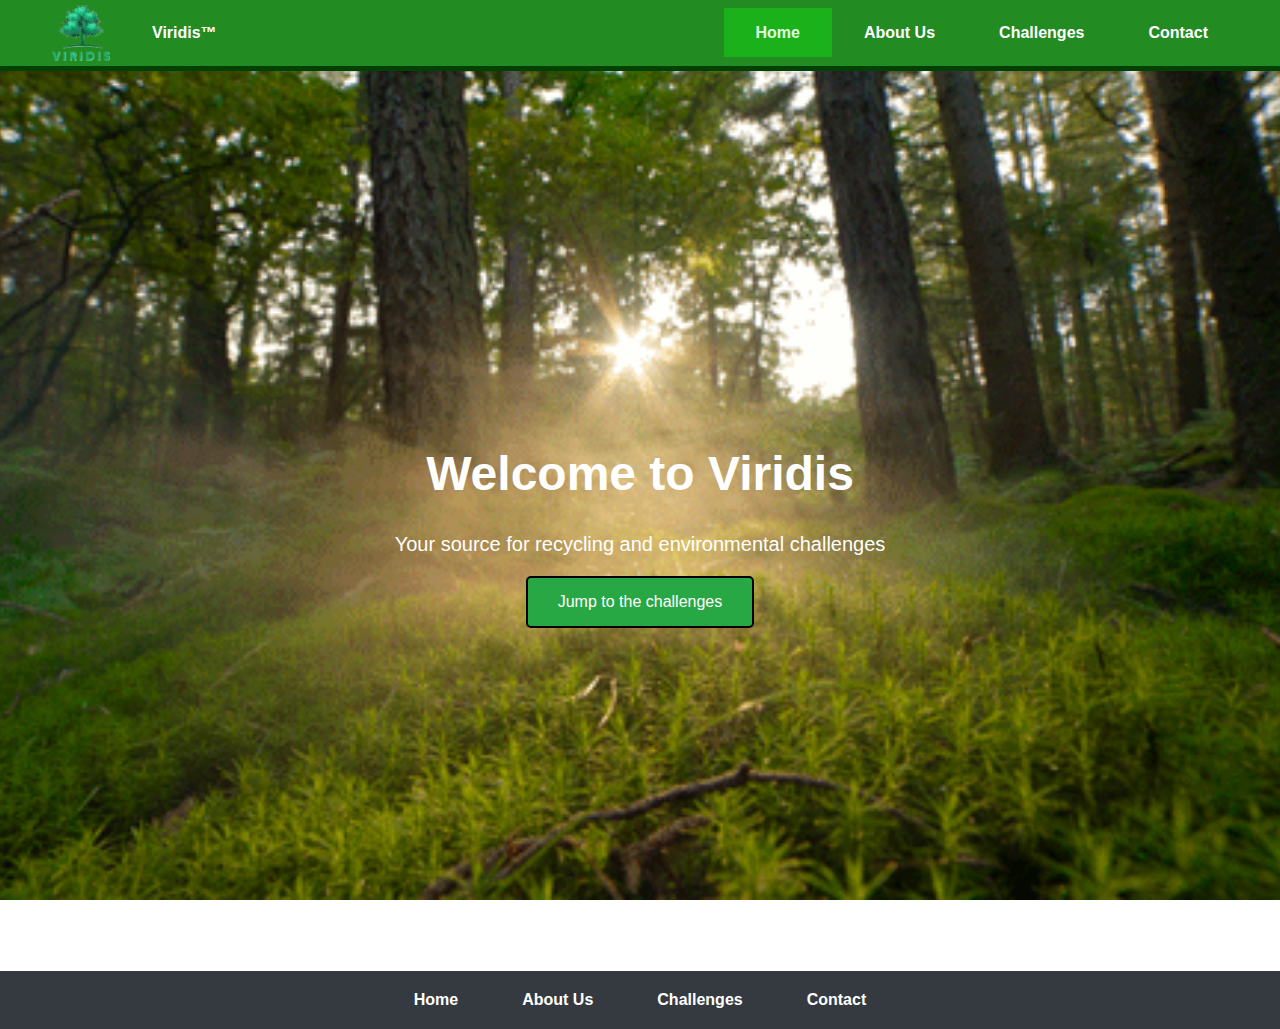
<file: index.html>
<!DOCTYPE html>
<html lang="en">
<head>
    <meta charset="UTF-8">
    <meta name="viewport" content="width=device-width, initial-scale=1">
    <title>Green Challenges</title>
    <link rel="stylesheet" href="./styles/styles.css">
    <link rel="icon" href="./images/logo_viridis.png" type="image/x-icon">
</head>
<body>

    
<header class="header">
    <div class="container">
        <nav class="navbar" id="navbar-nav">
            <div class="company-info">
                <img src="./images/logo_viridis.png" alt="Viridis Logo">
                <span class="company-name">Viridis™</span>
            </div>
            <ul class="nav-list">
                <li class="nav-item active">
                    <a class="nav-link" href="./index.html">Home</a>
                </li>
                <li class="nav-item">
                    <a class="nav-link" href="./pages/About.html">About Us</a>
                </li>
                <li class="nav-item">
                    <a class="nav-link" href="./pages/Challenges.html">Challenges</a>
                </li>
                <li class="nav-item">
                    <a class="nav-link" href="./pages/Contacts.html">Contact</a>
                </li>
            </ul>
        </nav>
    </div>
</header>


    <section id="starting" class="starting">
        <div class="container">
            <h1 class="display-4">Welcome to Viridis</h1>
            <p class="lead">Your source for recycling and environmental challenges</p>
            <a href="./pages/Challenges.html" class="btn btn-success btn-lg">Jump to the challenges</a>
        </div>
    </section>

    <nav class="bottom-navbar">
        <ul class="nav-list">
            <li class="nav-item">
                <a class="nav-link" href="./index.html">Home</a>
            </li>
            <li class="nav-item">
                <a class="nav-link" href="./pages/About.html">About Us</a>
            </li>
            <li class="nav-item">
                <a class="nav-link" href="./pages/Challenges.html">Challenges</a>
            </li>
            <li class="nav-item">
                <a class="nav-link" href="./pages/Contacts.html">Contact</a>
            </li>
        </ul>
    </nav>
</body>
</html>
</file>
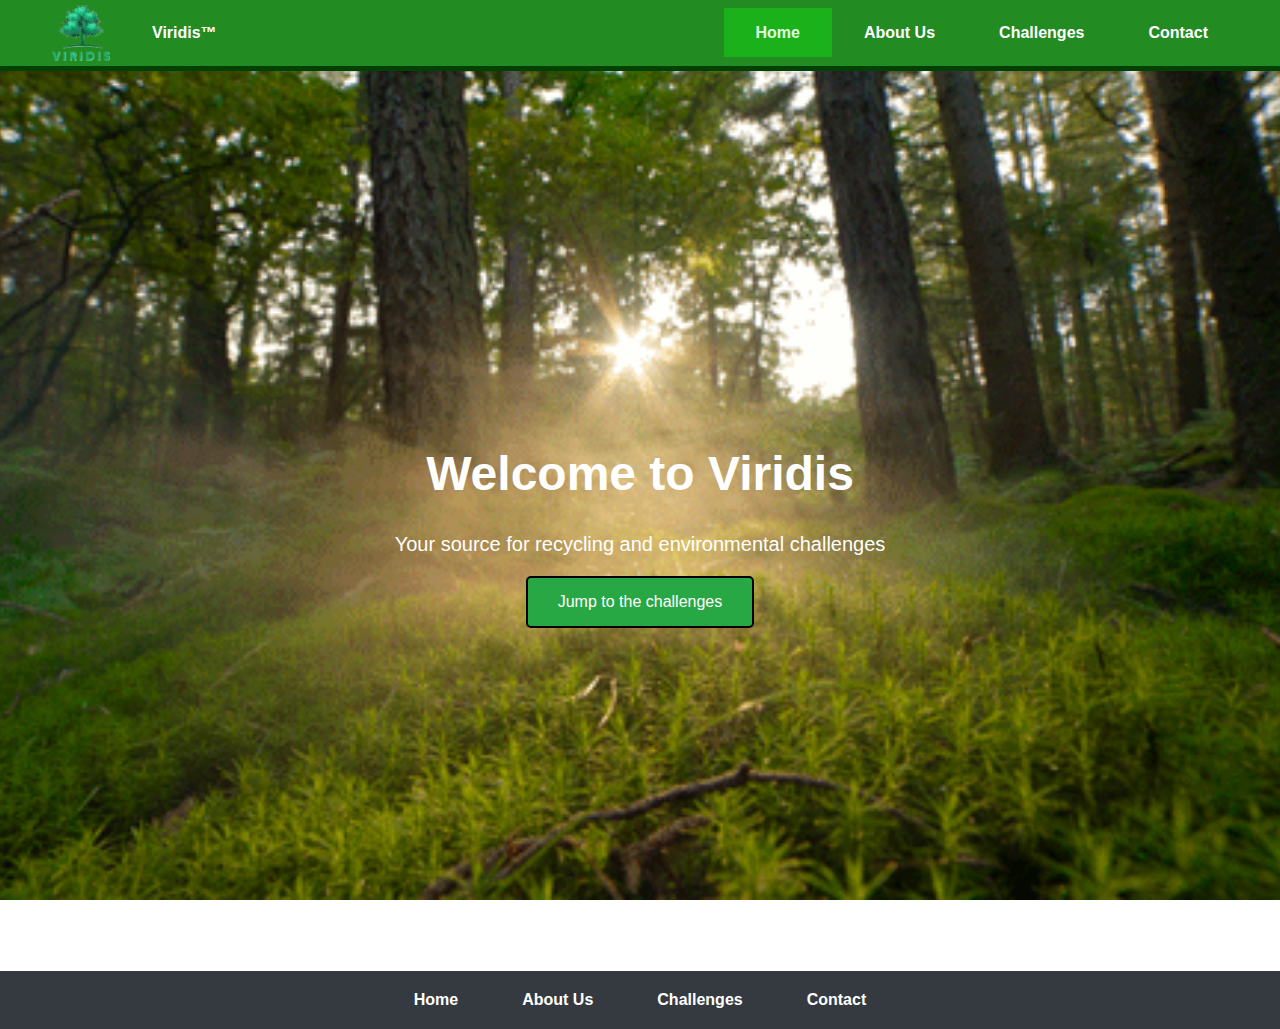
<file: pages/index.html>
<!DOCTYPE html>
<html lang="en">
<head>
    <meta charset="UTF-8">
    <meta name="viewport" content="width=device-width, initial-scale=1">
    <title>Green Challenges</title>
    <link rel="stylesheet" href="../styles/styles.css">
    <link rel="icon" href="../images/logo_viridis.png" type="image/x-icon">
</head>
<body>

    
<header class="header">
    <div class="container">
        <nav class="navbar" id="navbar-nav">
            <div class="company-info">
                <img src="../images/logo_viridis.png" alt="Viridis Logo">
                <span class="company-name">Viridis™</span>
            </div>
            <ul class="nav-list">
                <li class="nav-item active">
                    <a class="nav-link" href="./index.html">Home</a>
                </li>
                <li class="nav-item">
                    <a class="nav-link" href="./About.html">About Us</a>
                </li>
                <li class="nav-item">
                    <a class="nav-link" href="./Challenges.html">Challenges</a>
                </li>
                <li class="nav-item">
                    <a class="nav-link" href="./Contacts.html">Contact</a>
                </li>
            </ul>
        </nav>
    </div>
</header>


    <section id="starting" class="starting">
        <div class="container">
            <h1 class="display-4">Welcome to Viridis</h1>
            <p class="lead">Your source for recycling and environmental challenges</p>
            <a href="./Challenges.html" class="btn btn-success btn-lg">Jump to the challenges</a>
        </div>
    </section>

    <nav class="bottom-navbar">
        <ul class="nav-list">
            <li class="nav-item">
                <a class="nav-link" href="./index.html">Home</a>
            </li>
            <li class="nav-item">
                <a class="nav-link" href="./About.html">About Us</a>
            </li>
            <li class="nav-item">
                <a class="nav-link" href="./Challenges.html">Challenges</a>
            </li>
            <li class="nav-item">
                <a class="nav-link" href="./Contacts.html">Contact</a>
            </li>
        </ul>
    </nav>
</body>
</html>
</file>
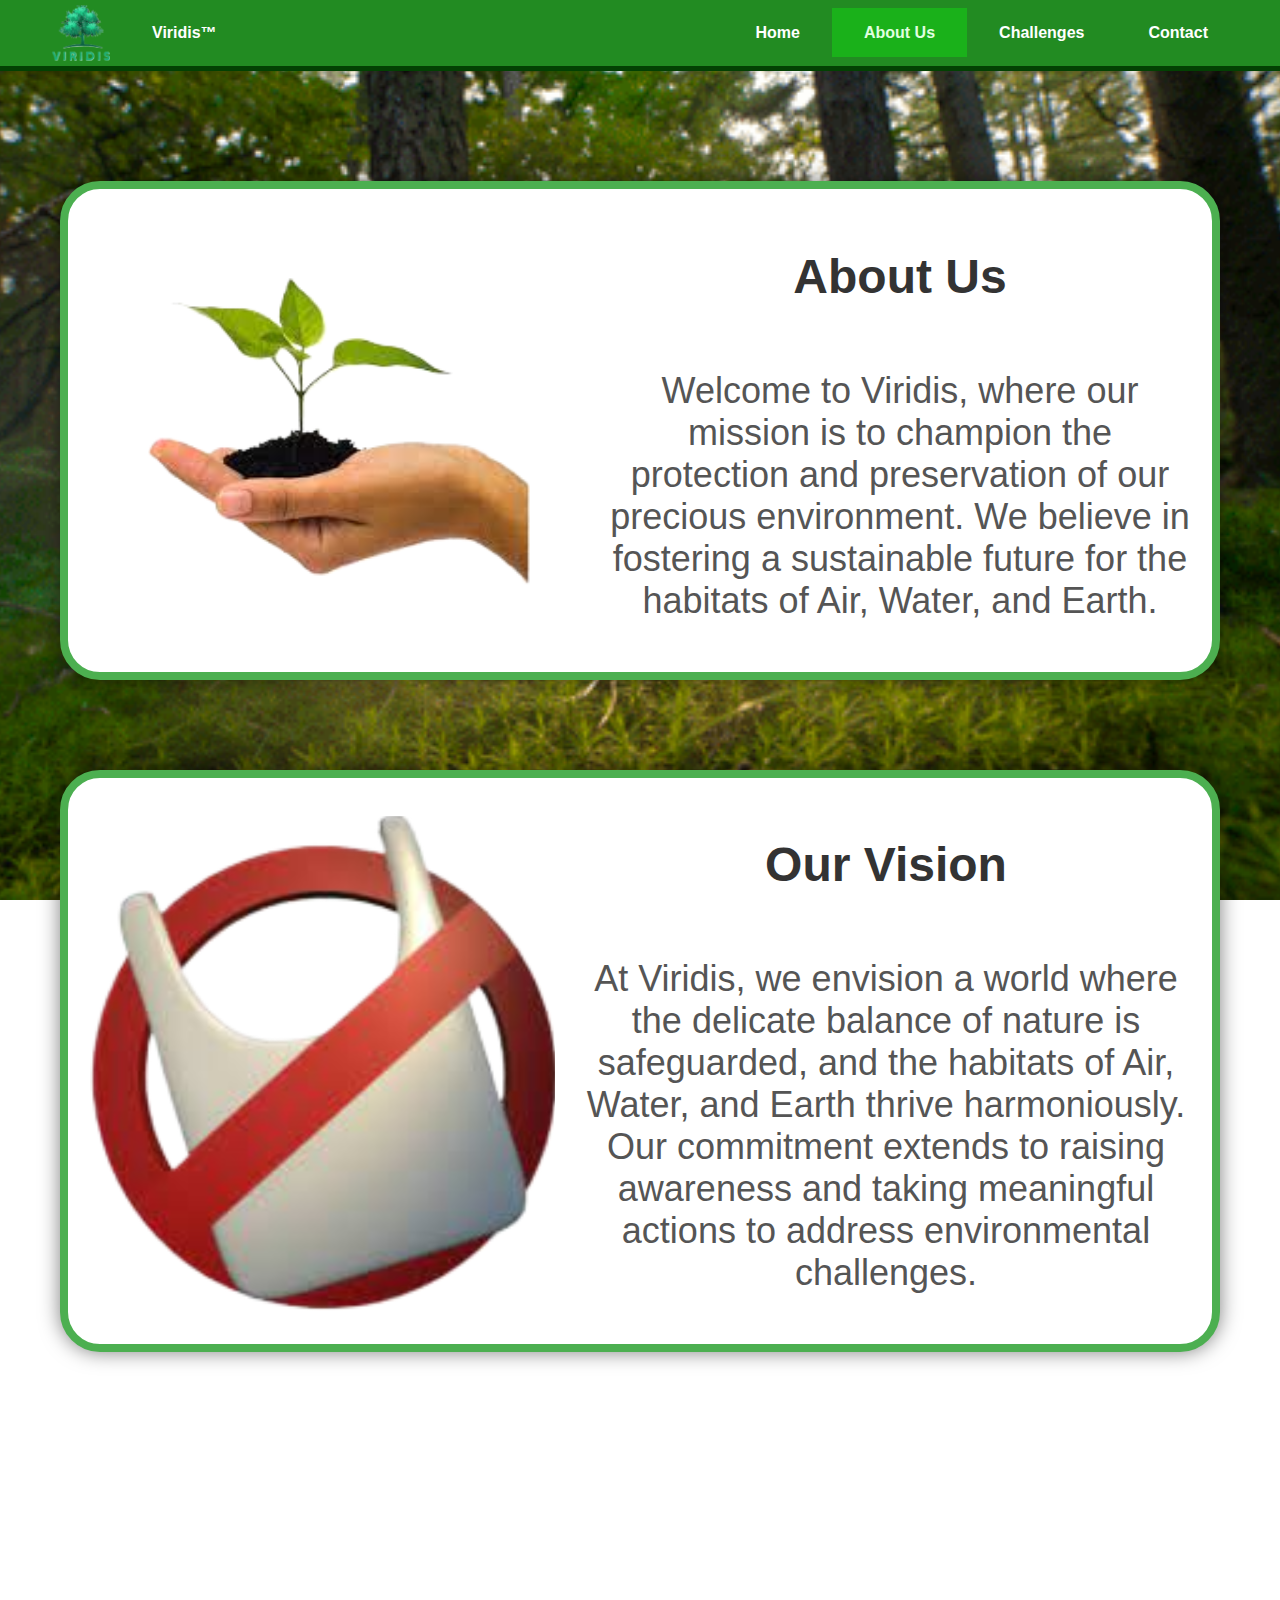
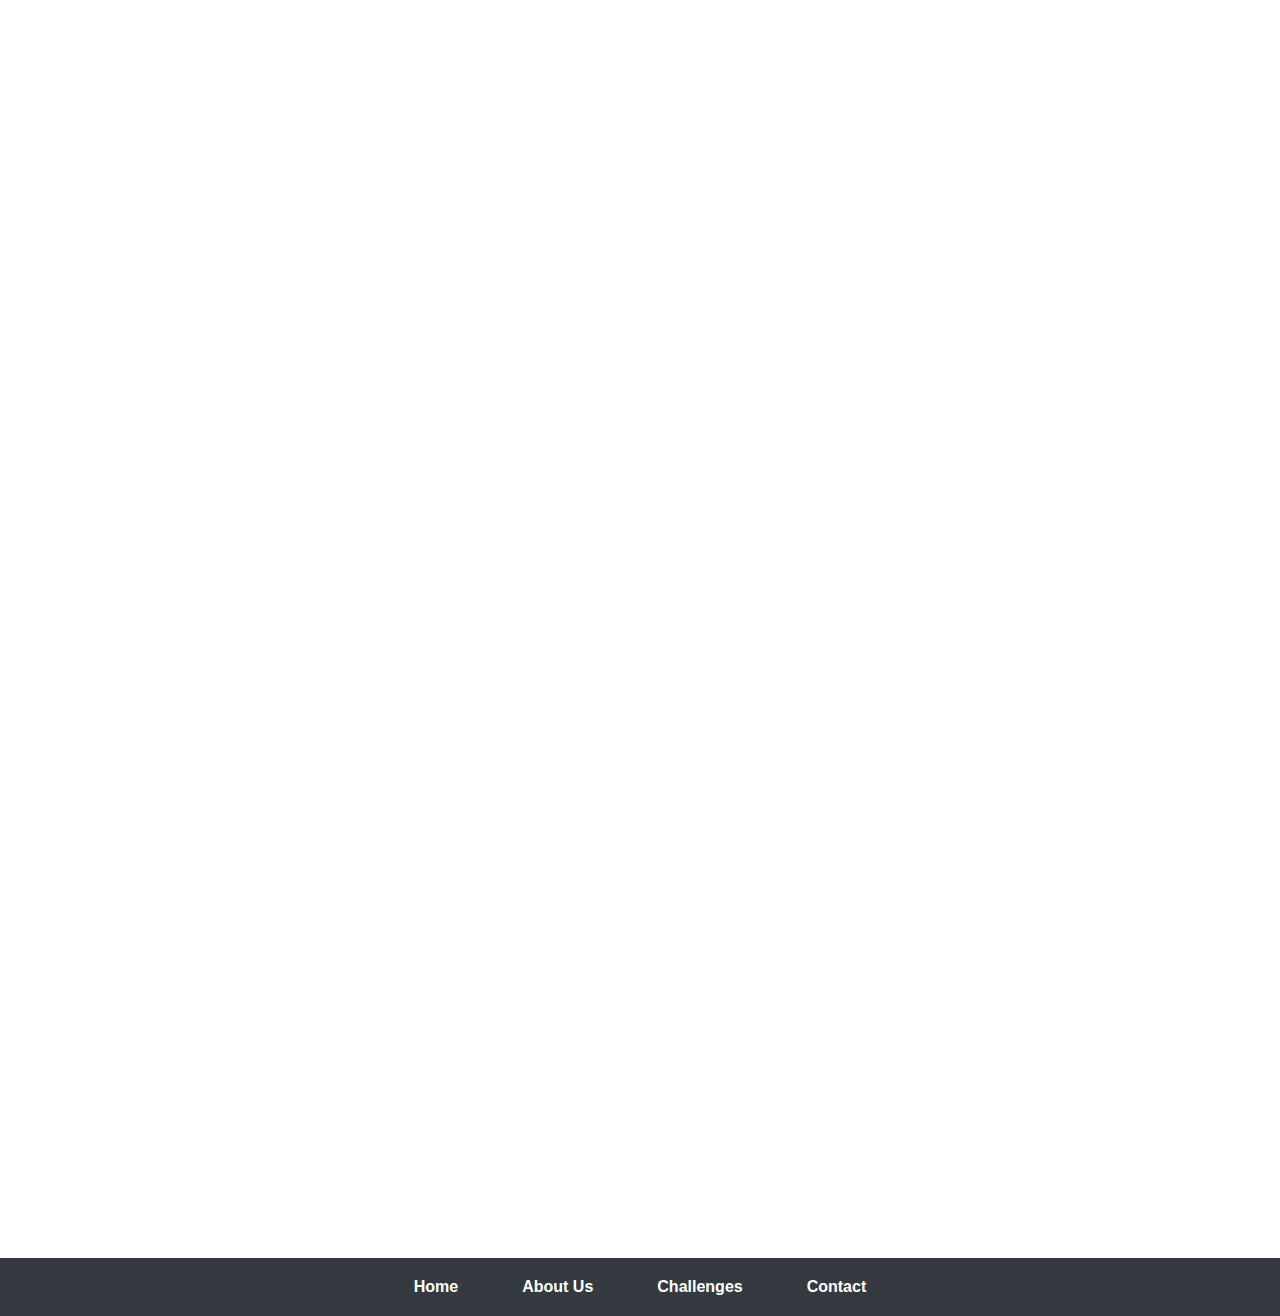
<file: pages/About.html>
<!DOCTYPE html>
<html lang="en">

<head>
    <meta charset="UTF-8">
    <meta name="viewport" content="width=device-width, initial-scale=1.0">
    <title>About Us</title>
    <link rel="stylesheet" href="../styles/styles.css">
    <script src="../scripts/animation.js"></script>
    <link rel="icon" href="../images/logo_viridis.png" type="image/x-icon">
</head>

<body>
    <header class="header">
        <div class="container">
            <nav class="navbar" id="navbar-nav">
                <div class="company-info">
                    <img src="../images/logo_viridis.png" alt="Viridis Logo">
                    <span class="company-name">Viridis™</span>
                </div>
                <ul class="nav-list">
                    <li class="nav-item">
                        <a class="nav-link" href="../index.html">Home</a>
                    </li>
                    <li class="nav-item active">
                        <a class="nav-link" href="./About.html">About Us</a>
                    </li>
                    <li class="nav-item">
                        <a class="nav-link" href="./Challenges.html">Challenges</a>
                    </li>
                    <li class="nav-item">
                        <a class="nav-link" href="./Contacts.html">Contact</a>
                    </li>
                </ul>
            </nav>
        </div>
    </header>

    <section class="about-section">
        <div class="environment-box" id="about-box">
            <img src="../images/about1.png" alt="About Image" class="environment-image">
            <div class="environment-content">
                <h2>About Us</h2>
                <p>Welcome to Viridis, where our mission is to champion the protection and preservation of our precious
                    environment. We believe in fostering a sustainable future for the habitats of Air, Water, and
                    Earth.</p>
            </div>
        </div>

        <div class="environment-box" id="vision-box">
            <img src="../images/about2.png" alt="About Image" class="environment-image">
            <div class="environment-content">
                <h2>Our Vision</h2>
                <p>At Viridis, we envision a world where the delicate balance of nature is safeguarded, and the habitats
                    of Air, Water, and Earth thrive harmoniously. Our commitment extends to raising awareness and
                    taking meaningful actions to address environmental challenges.</p>
            </div>
        </div>

        <div class="environment-box" id="why-matters-box">
            <img src="../images/about3.png" alt="About Image" class="environment-image">
            <div class="environment-content">
                <h2>Why It Matters</h2>
                <p>The health of our planet directly impacts the well-being of every living creature. Air pollution,
                    water scarcity, deforestation, and soil degradation pose significant threats to the ecosystems we
                    depend on. By understanding and addressing these challenges, we contribute to a sustainable and
                    resilient future for generations to come.</p>
            </div>
        </div>

        <div class="environment-box" id="join-us-box">
            <img src="../images/about4.png" alt="Join Us Image" class="environment-image">
            <div class="environment-content">
                <h2>Join Us in the Journey</h2>
                <p>We invite you to join us on this journey towards a greener and healthier planet. Explore our
                    challenges section to test your knowledge, learn more about the environmental issues we face, and
                    discover how you can make a positive impact in your own community.</p>
                <a href="./Challenges.html" class="knowledge-test-button">Jump to Challenges</a>
            </div>
        </div>
    </section>
    <br><br><br>

    <nav class="bottom-navbar">
        <ul class="nav-list">
            <li class="nav-item">
                <a class="nav-link" href="../index.html">Home</a>
            </li>
            <li class="nav-item">
                <a class="nav-link" href="./About.html">About Us</a>
            </li>
            <li class="nav-item">
                <a class="nav-link" href="./Challenges.html">Challenges</a>
            </li>
            <li class="nav-item">
                <a class="nav-link" href="./Contacts.html">Contact</a>
            </li>
        </ul>
    </nav>
</body>

</html>
</file>
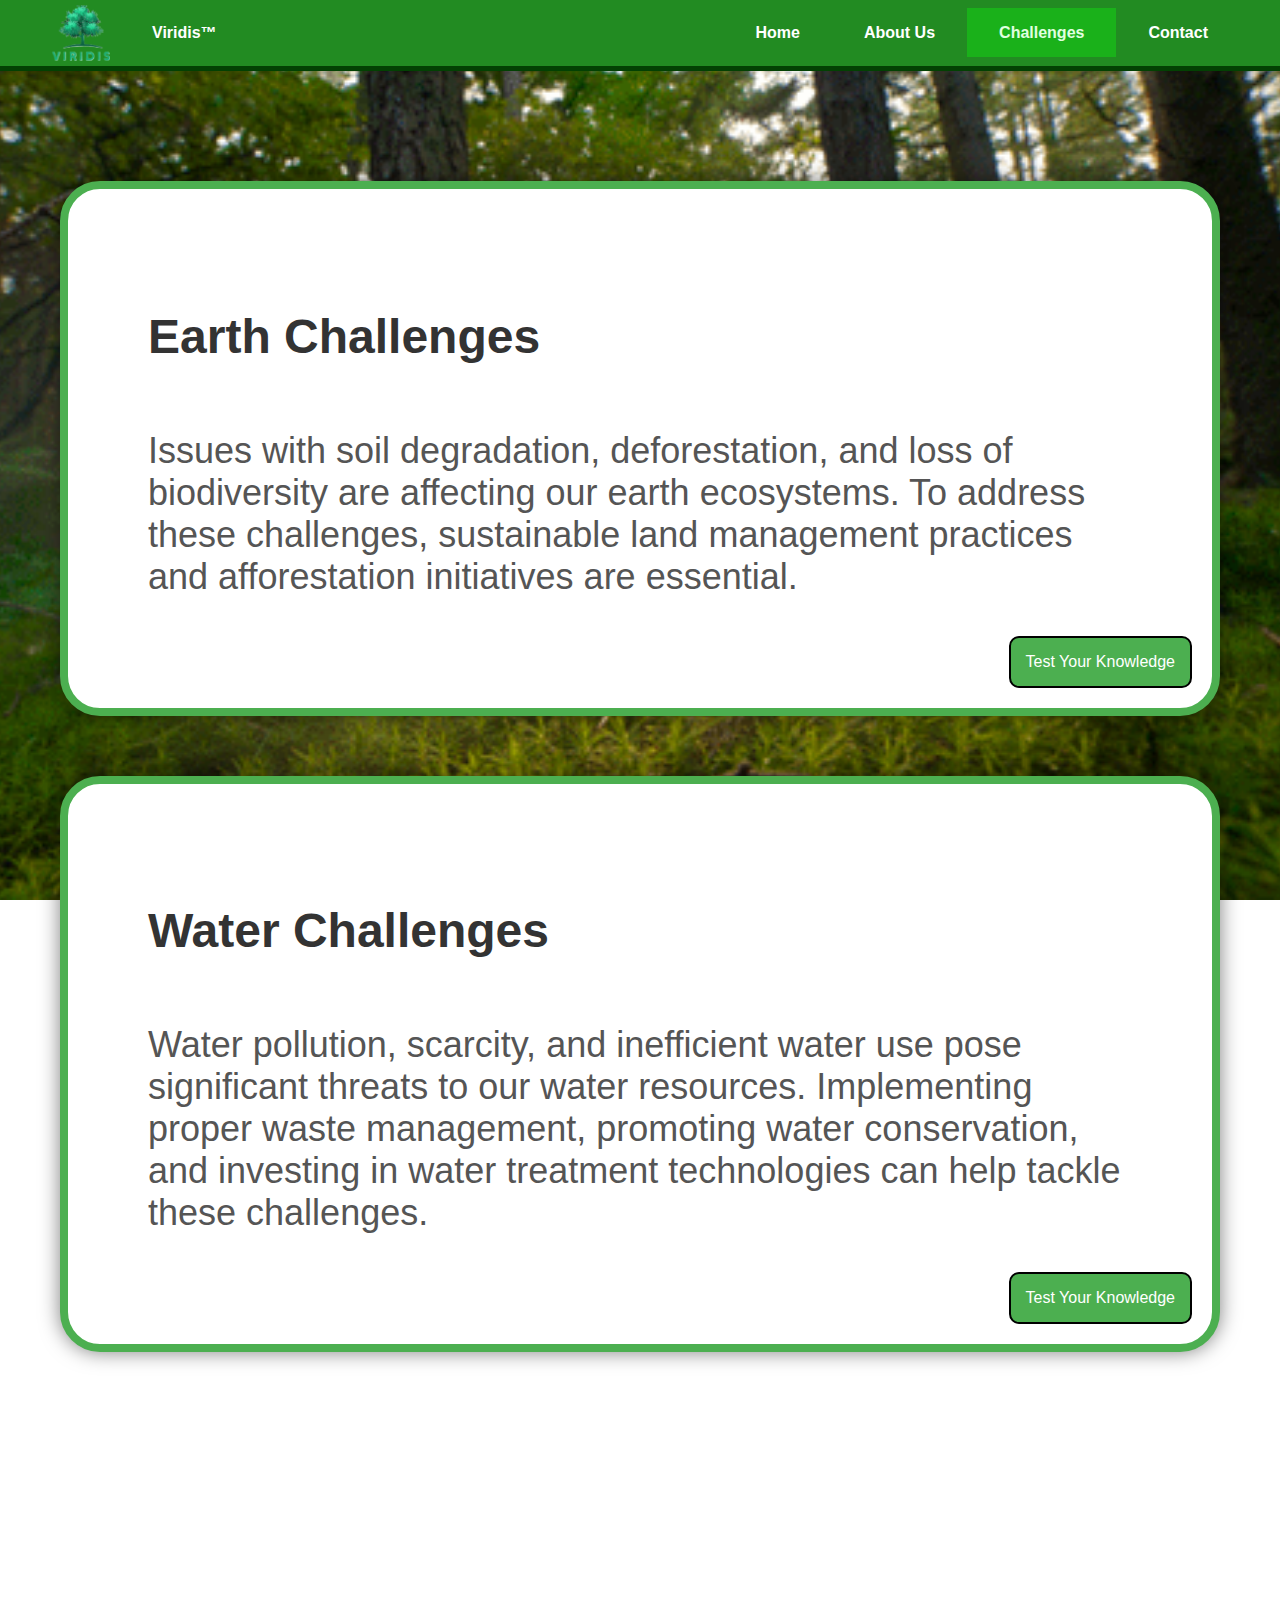
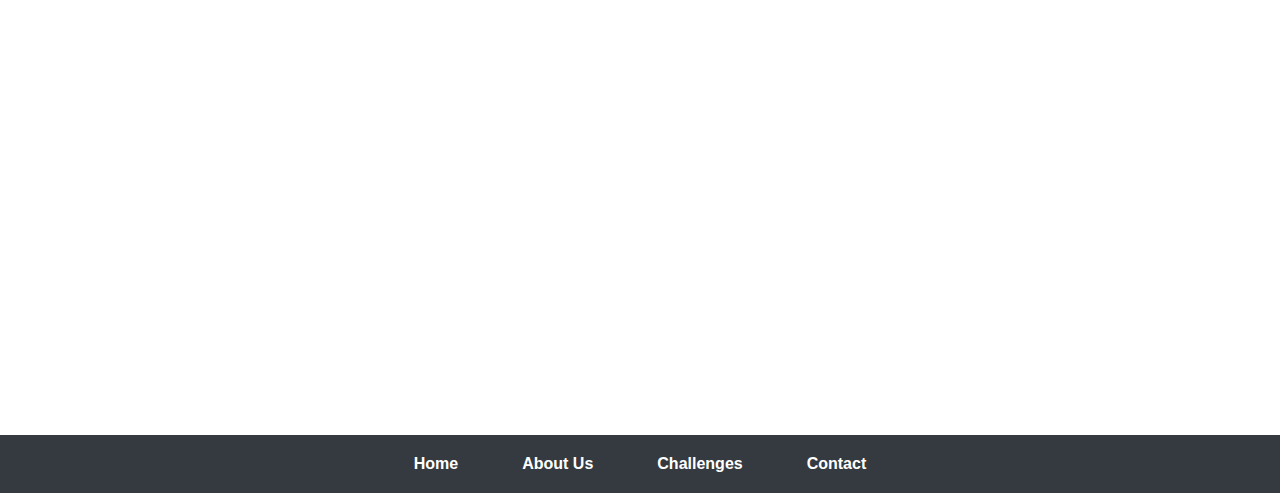
<file: pages/Challenges.html>
<!DOCTYPE html>
<html lang="en">
<head>
    <meta charset="UTF-8">
    <meta name="viewport" content="width=device-width, initial-scale=1.0">
    <title>Challenges</title>
    <link rel="stylesheet" href="../styles/styles.css">
    <link rel="icon" href="../images/logo_viridis.png" type="image/x-icon">
</head>
<body>
    <header class="header">
        <div class="container">
            <nav class="navbar" id="navbar-nav">
                <div class="company-info">
                    <img src="../images/logo_viridis.png" alt="Viridis Logo">
                    <span class="company-name">Viridis™</span>
                </div>
                <ul class="nav-list">
                    <li class="nav-item">
                        <a class="nav-link" href="../index.html">Home</a>
                    </li>
                    <li class="nav-item">
                        <a class="nav-link" href="./About.html">About Us</a>
                    </li>
                    <li class="nav-item active">
                        <a class="nav-link" href="./Challenges.html">Challenges</a>
                    </li>
                    <li class="nav-item">
                        <a class="nav-link" href="./Contacts.html">Contact</a>
                    </li>
                </ul>
            </nav>
        </div>
    </header>

    <div class="environment-box" id="earth-box">
        <h2>Earth Challenges</h2>
        <p>Issues with soil degradation, deforestation, and loss of biodiversity are affecting our earth ecosystems. To address these challenges, sustainable land management practices and afforestation initiatives are essential.</p>
        <a href="./challenges/Earth.html" class="knowledge-test-button">Test Your Knowledge</a>
    </div>

    <div class="environment-box" id="water-box">
        <h2>Water Challenges</h2>
        <p>Water pollution, scarcity, and inefficient water use pose significant threats to our water resources. Implementing proper waste management, promoting water conservation, and investing in water treatment technologies can help tackle these challenges.</p>
        <a href="./challenges/Water.html" class="knowledge-test-button">Test Your Knowledge</a>
    </div>
    <div class="environment-box" id="air-box">
        <h2>Air Challenges</h2>
        <p>Air pollution, caused by industrial emissions and vehicle exhaust, is a major concern for our atmosphere. Transitioning to clean energy sources, improving public transportation, and enforcing emission standards are vital for combating air pollution.</p>
        <a href="./challenges/Air.html" class="knowledge-test-button">Test Your Knowledge</a>
    </div>
    <br><br>
    <nav class="bottom-navbar">
        <ul class="nav-list">
            <li class="nav-item">
                <a class="nav-link" href="../index.html">Home</a>
            </li>
            <li class="nav-item">
                <a class="nav-link" href="./About.html">About Us</a>
            </li>
            <li class="nav-item">
                <a class="nav-link" href="./Challenges.html">Challenges</a>
            </li>
            <li class="nav-item">
                <a class="nav-link" href="./Contacts.html">Contact</a>
            </li>
        </ul>
    </nav>

    <script src="../scripts/animation.js"></script>
</body>
</html>
</file>
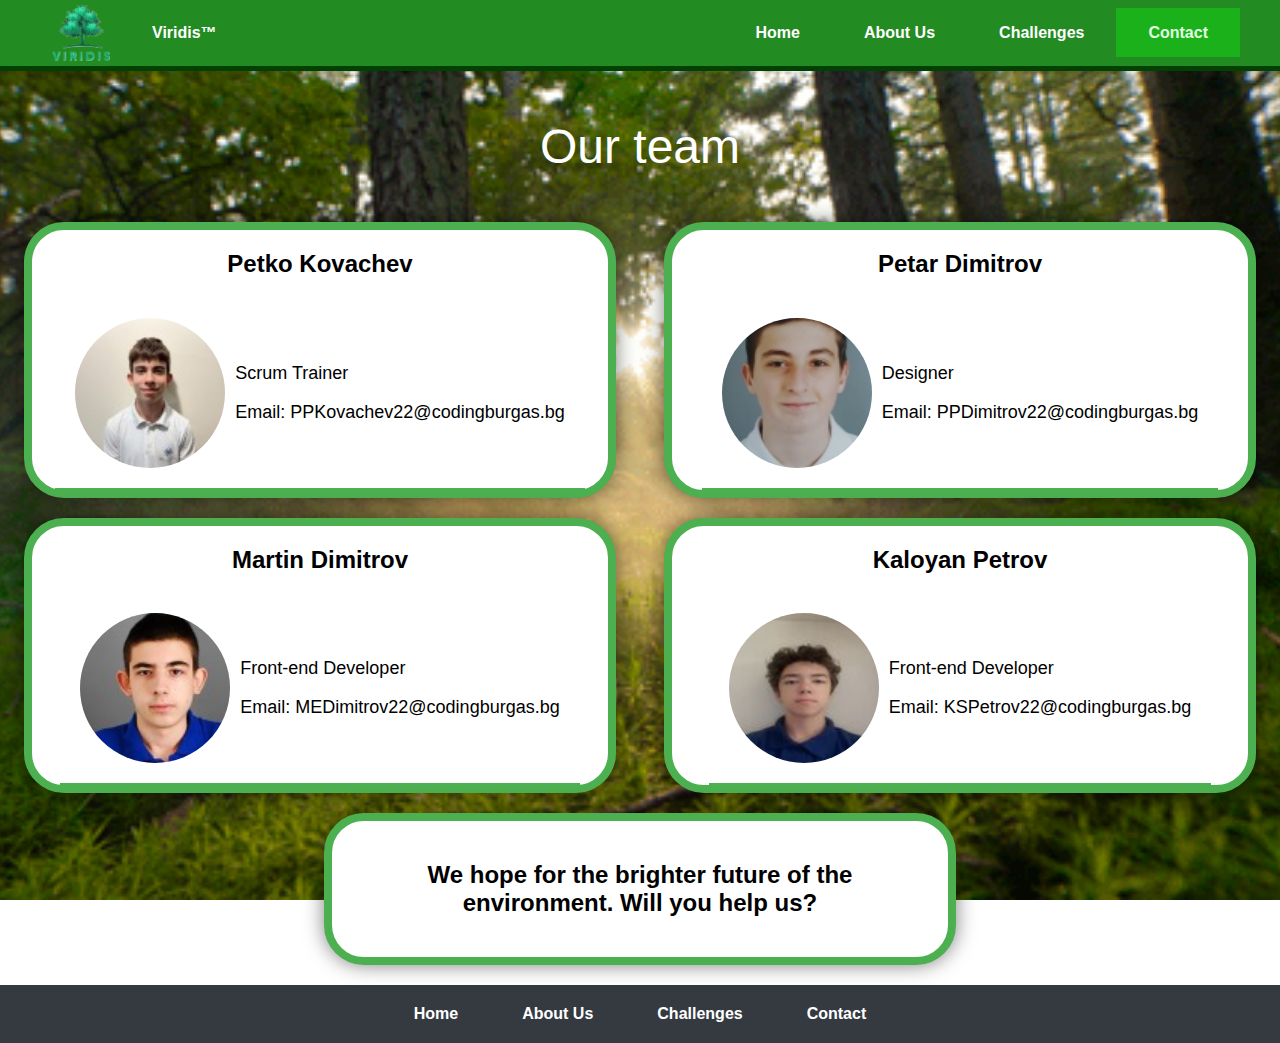
<file: pages/Contacts.html>
<!DOCTYPE html>
<html lang="en">
 
<head>
    <meta charset="UTF-8">
    <meta name="viewport" content="width=device-width, initial-scale=1.0">
    <title>Contacts</title>
    <link rel="stylesheet" href="../styles/styles.css">
    <link rel="icon" href="../images/logo_viridis.png" type="image/x-icon">
</head>
 
<body>
    <nav>
        <header class="header">
            <div class="container">
                <nav class="navbar" id="navbar-nav">
                    <div class="company-info">
                        <img src="../images/logo_viridis.png" alt="Viridis Logo">
                        <span class="company-name">Viridis™</span>
                    </div>
                    <ul class="nav-list">
                        <li class="nav-item">
                            <a class="nav-link" href="../index.html">Home</a>
                        </li>
                        <li class="nav-item">
                            <a class="nav-link" href="./About.html">About Us</a>
                        </li>
                        <li class="nav-item">
                            <a class="nav-link" href="./Challenges.html">Challenges</a>
                        </li>
                        <li class="nav-item active">
                            <a class="nav-link" href="./Contacts.html">Contact</a>
                        </li>
                    </ul>
                </nav>
            </div>
        </header>
    </nav>
    <div class="contacts-title">
        <p class="larger-text">Our team</p>
    </div>
    <section class="contacts-section" id="about-box">
        <div class="contacts-box">
            <div class="content">
                <h2>Petko Kovachev</h2>
                <div class="contributor">
                    <img class="profile_pic" src="../images/Contacts1.jpg" alt="PetkoKovachev">
                    <div>
                        <p>Scrum Trainer</p>
                        <p>Email: PPKovachev22@codingburgas.bg</p>
                    </div>
                </div>
            </div>
        </div>
 
        <div class="contacts-box">
            <div class="content">
                <h2>Petar Dimitrov</h2>
                <div class="contributor">
                    <img class="profile_pic" src="../images/Contacts2.jpg" alt="PeturDimitrov">
                    <div>
                        <p>Designer</p>
                        <p>Email: PPDimitrov22@codingburgas.bg</p>
                    </div>
                </div>
            </div>
        </div>
 
        <div class="contacts-box">
            <div class="content">
                <h2>Martin Dimitrov</h2>
                <div class="contributor">
                    <img class="profile_pic" src="../images/Contacts3.jpg" alt="MartinDimitrov">
                    <div>
                        <p>Front-end Developer</p>
                        <p>Email: MEDimitrov22@codingburgas.bg</p>
                    </div>
                </div>
            </div>
        </div>
 
        <div class="contacts-box">
            <div class="content">
                <h2>Kaloyan Petrov</h2>
                <div class="contributor">
                    <img class="profile_pic" src="../images/Contacts4.jpg" alt="KaloyanPetrov">
                    <div>
                        <p>Front-end Developer</p>
                        <p>Email: KSPetrov22@codingburgas.bg</p>
                    </div>
                </div>
            </div>
        </div>
 
        <div class="contacts-box last-contacts-box">
            <div class="content">
                <h2>We hope for the brighter future of the environment. Will you help us?</h2>
            </div>
        </div>
    </section>
 
    <nav class="bottom-navbar">
        <ul class="nav-list">
            <li class="nav-item">
                <a class="nav-link" href="../index.html">Home</a>
            </li>
            <li class="nav-item">
                <a class="nav-link" href="./About.html">About Us</a>
            </li>
            <li class="nav-item">
                <a class="nav-link" href="./Challenges.html">Challenges</a>
            </li>
            <li class="nav-item">
                <a class="nav-link" href="./Contacts.html">Contact</a>
            </li>
        </ul>
    </nav>
</body>
</html>
</file>
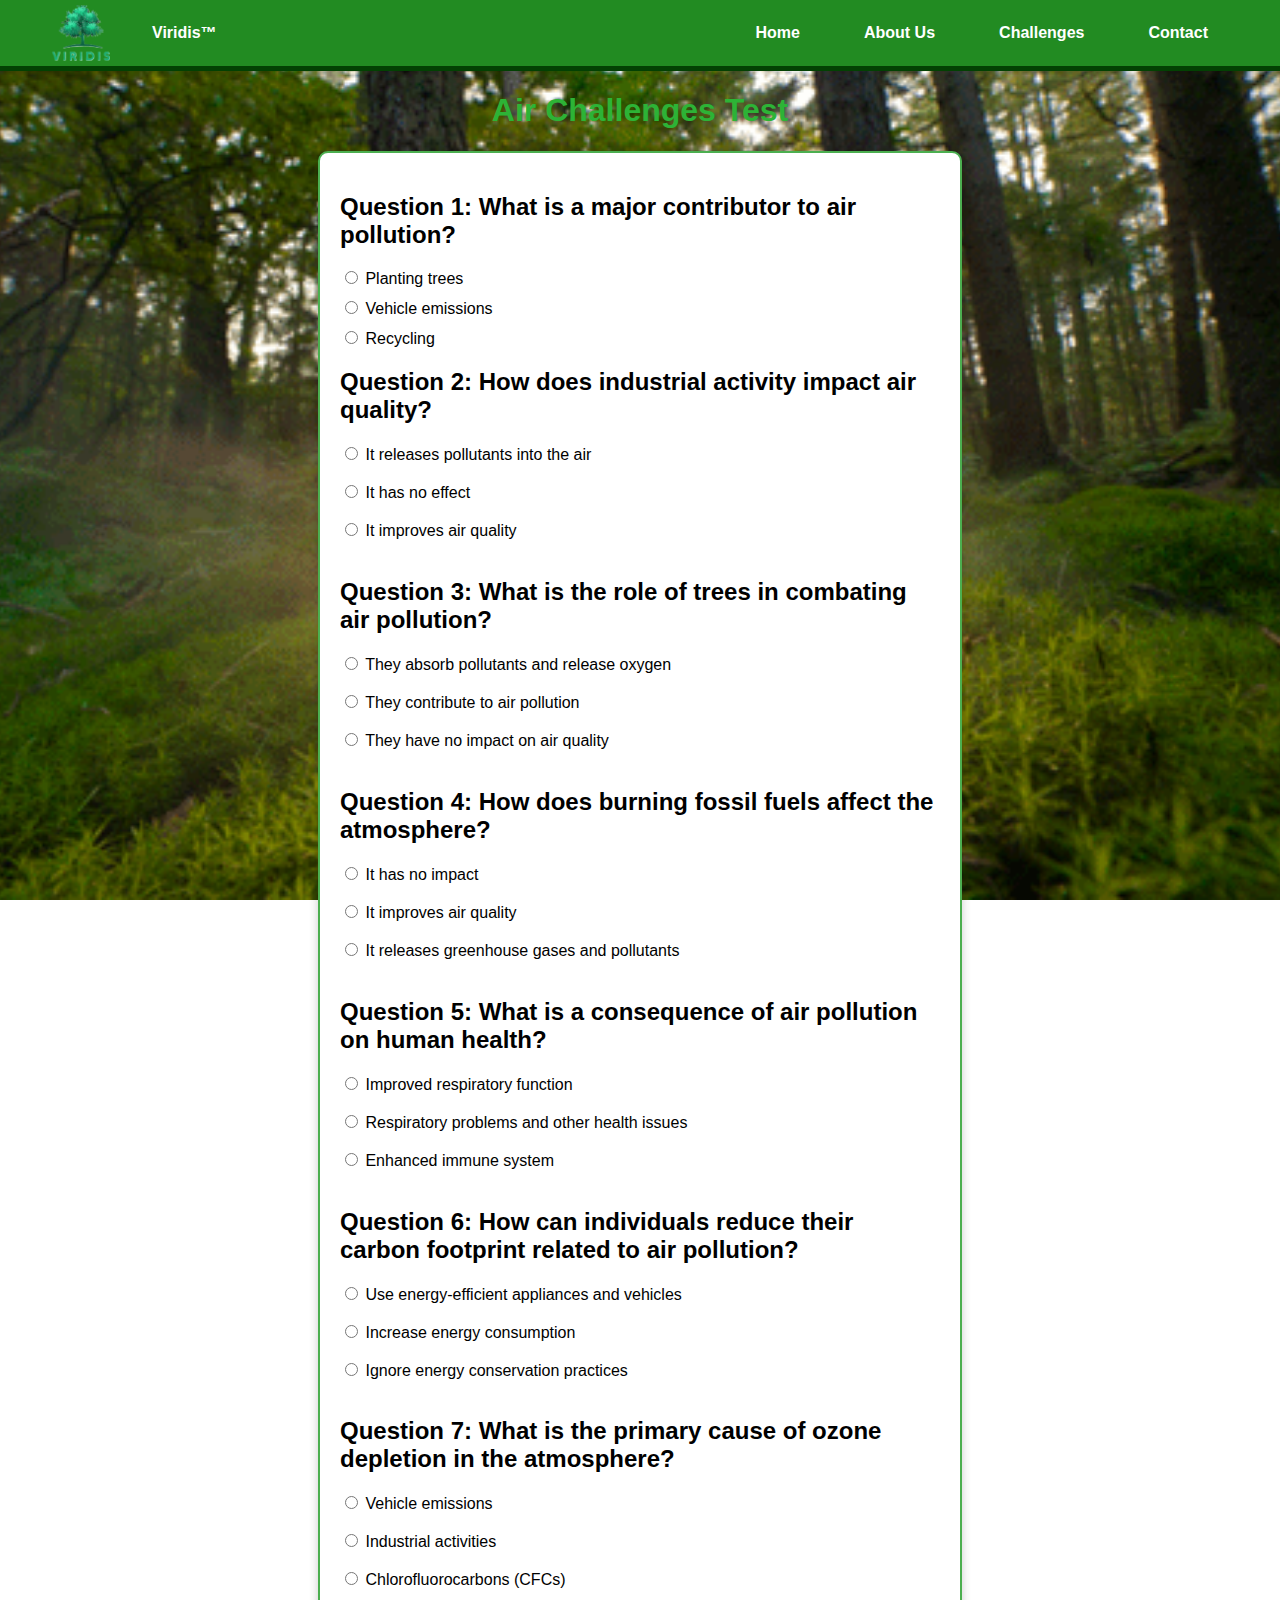
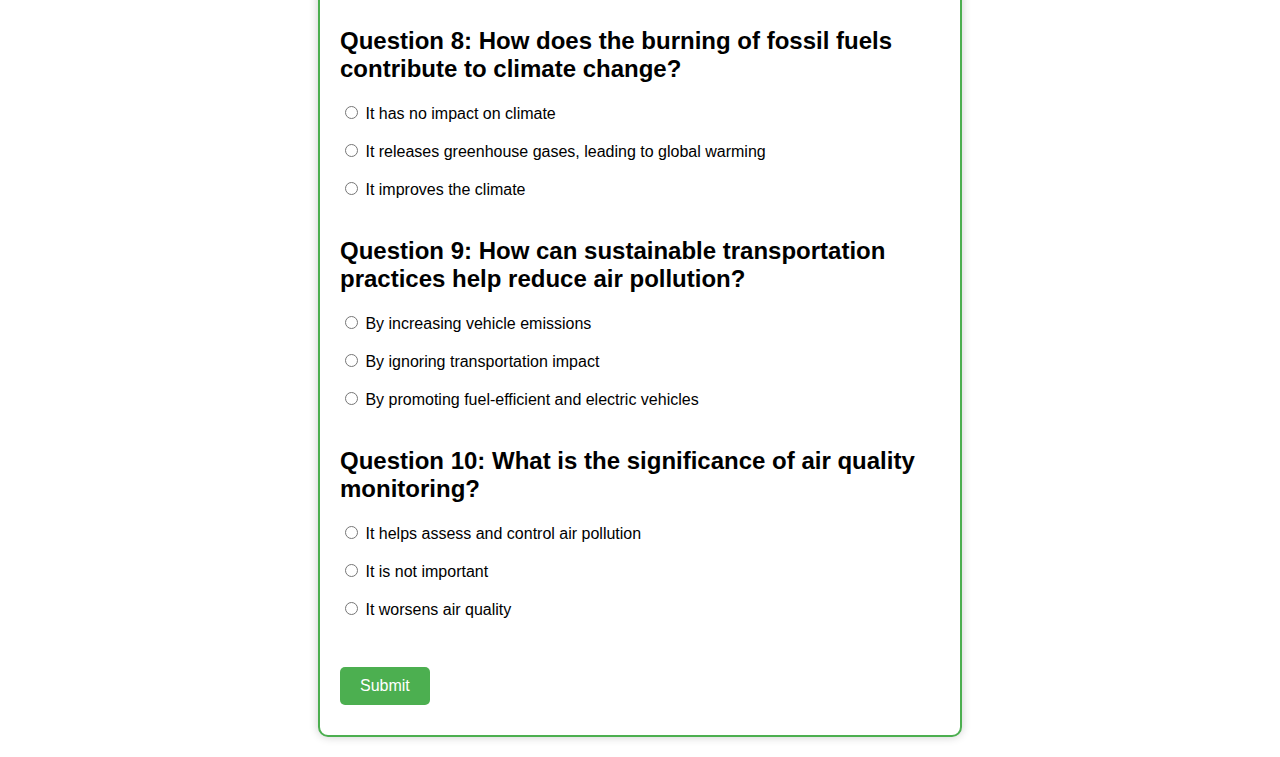
<file: pages/challenges/Air.html>
<!DOCTYPE html>
<html lang="en">
<head>
    <meta charset="UTF-8">
    <meta name="viewport" content="width=device-width, initial-scale=1.0">
    <title>Air Challenges Test</title>
    <link rel="stylesheet" href="../../styles/styles.css">
    <link rel="icon" href="../../images/logo_viridis.png" type="image/x-icon">
</head>
<body>
    <header class="header">
        <div class="container">
            <nav class="navbar" id="navbar-nav">
                <div class="company-info">
                    <img src="../../images/logo_viridis.png" alt="Viridis Logo">
                    <span class="company-name">Viridis™</span>
                </div>
                <ul class="nav-list">
                    <li class="nav-item">
                        <a class="nav-link" href="../../index.html">Home</a>
                    </li>
                    <li class="nav-item">
                        <a class="nav-link" href="../About.html">About Us</a>
                    </li>
                    <li class="nav-item">
                        <a class="nav-link" href="../Challenges.html">Challenges</a>
                    </li>
                    <li class="nav-item">
                        <a class="nav-link" href="../Contacts.html">Contact</a>
                    </li>
                </ul>
            </nav>
        </div>
    </header>

    <h1 class="challenges-title">Air Challenges Test</h1>

    <form id="air-test-form">
        <h2>Question 1: What is a major contributor to air pollution?</h2>
        <label>
            <input type="radio" name="q1" value="a"> Planting trees
        </label>
        <label>
            <input type="radio" name="q1" value="b"> Vehicle emissions
        </label>
        <label>
            <input type="radio" name="q1" value="c"> Recycling
        <h2>Question 2: How does industrial activity impact air quality?</h2>
        <label>
            <input type="radio" name="q2" value="a"> It releases pollutants into the air
        </label><br><br>
        <label>
            <input type="radio" name="q2" value="b"> It has no effect
        </label><br><br>
        <label>
            <input type="radio" name="q2" value="c"> It improves air quality
            <br><br>
        <h2>Question 3: What is the role of trees in combating air pollution?</h2>
        <label>
            <input type="radio" name="q3" value="a"> They absorb pollutants and release oxygen
        </label><br><br>
        <label>
            <input type="radio" name="q3" value="b"> They contribute to air pollution
        </label><br><br>
        <label>
            <input type="radio" name="q3" value="c"> They have no impact on air quality
            <br><br>
        <h2>Question 4: How does burning fossil fuels affect the atmosphere?</h2>
        <label>
            <input type="radio" name="q4" value="a"> It has no impact
        </label><br><br>
        <label>
            <input type="radio" name="q4" value="b"> It improves air quality
        </label><br><br>
        <label>
            <input type="radio" name="q4" value="c"> It releases greenhouse gases and pollutants
            <br><br>
        <h2>Question 5: What is a consequence of air pollution on human health?</h2>
        <label>
            <input type="radio" name="q5" value="a"> Improved respiratory function
        </label><br><br>
        <label>
            <input type="radio" name="q5" value="b"> Respiratory problems and other health issues
        </label><br><br>
        <label>
            <input type="radio" name="q5" value="c"> Enhanced immune system
            <br><br>
        <h2>Question 6: How can individuals reduce their carbon footprint related to air pollution?</h2>
        <label>
            <input type="radio" name="q6" value="a"> Use energy-efficient appliances and vehicles
        </label><br><br>
        <label>
            <input type="radio" name="q6" value="b"> Increase energy consumption
        </label><br><br>
        <label>
            <input type="radio" name="q6" value="c"> Ignore energy conservation practices
            <br><br>
        <h2>Question 7: What is the primary cause of ozone depletion in the atmosphere?</h2>
        <label>
            <input type="radio" name="q7" value="a"> Vehicle emissions
        </label><br><br>
        <label>
            <input type="radio" name="q7" value="b"> Industrial activities
        </label><br><br>
        <label>
            <input type="radio" name="q7" value="c"> Chlorofluorocarbons (CFCs)
            <br><br>
        <h2>Question 8: How does the burning of fossil fuels contribute to climate change?</h2>
        <label>
            <input type="radio" name="q8" value="a"> It has no impact on climate
        </label><br><br>
        <label>
            <input type="radio" name="q8" value="b"> It releases greenhouse gases, leading to global warming
        </label><br><br>
        <label>
            <input type="radio" name="q8" value="c"> It improves the climate
            <br><br>
        <h2>Question 9: How can sustainable transportation practices help reduce air pollution?</h2>
        <label>
            <input type="radio" name="q9" value="a"> By increasing vehicle emissions
        </label><br><br>
        <label>
            <input type="radio" name="q9" value="b"> By ignoring transportation impact
        </label><br><br>
        <label>
            <input type="radio" name="q9" value="c"> By promoting fuel-efficient and electric vehicles
            <br><br>
        <h2>Question 10: What is the significance of air quality monitoring?</h2>
        <label>
            <input type="radio" name="q10" value="a"> It helps assess and control air pollution
        </label><br><br>
        <label>
            <input type="radio" name="q10" value="b"> It is not important
        </label><br><br>
        <label>
            <input type="radio" name="q10" value="c"> It worsens air quality
            <br><br>
            <input type="submit" value="Submit" class="submit-button">
    </form>

    <div id="result-message" style="display: none;">
        <p>Your score: <span id="score"></span>/10</p>
        <p>Congratulations on completing the Air Challenges Test. Remember, every small effort counts towards cleaner air. Keep up the good work!</p>
        <a href="../Challenges.html">Back to Challenges</a>
    </div>

    <script src="../../scripts/TestYourKnowledge/Air.js"></script>
</body>
</html>
</file>
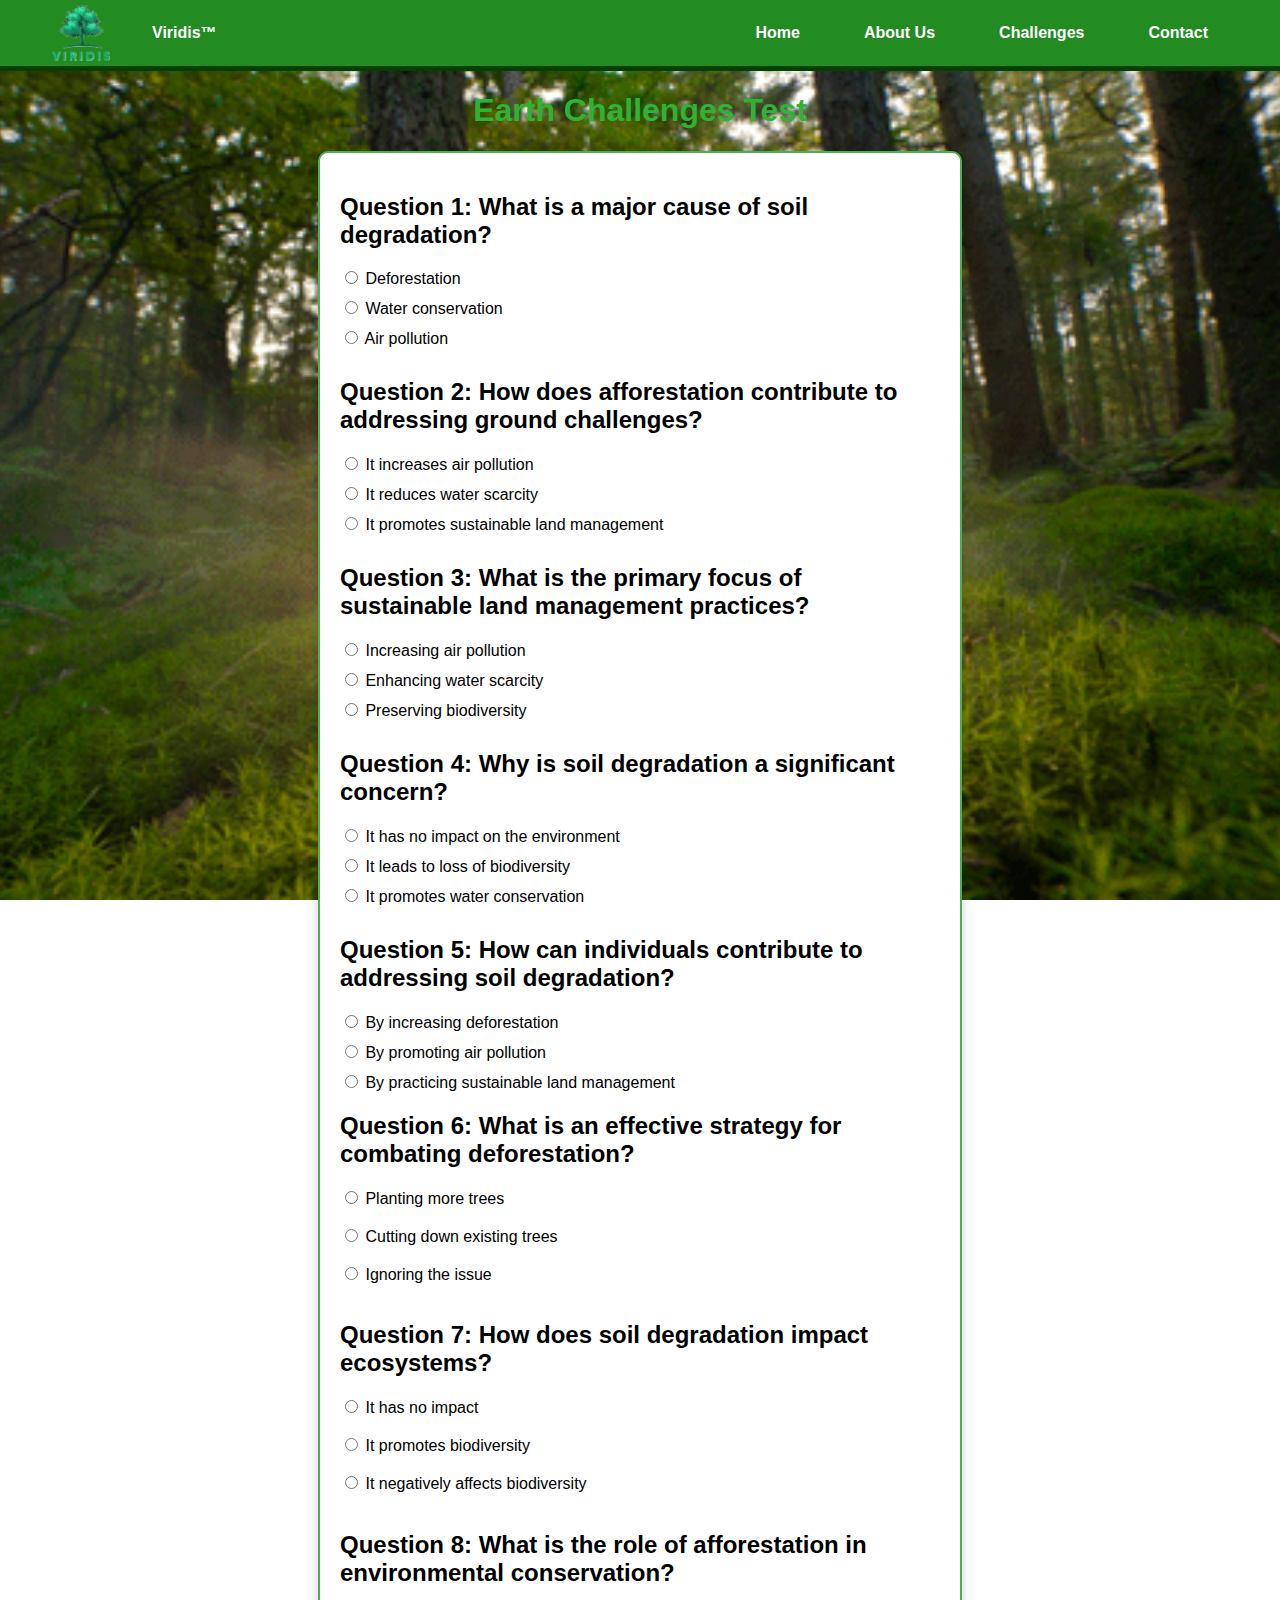
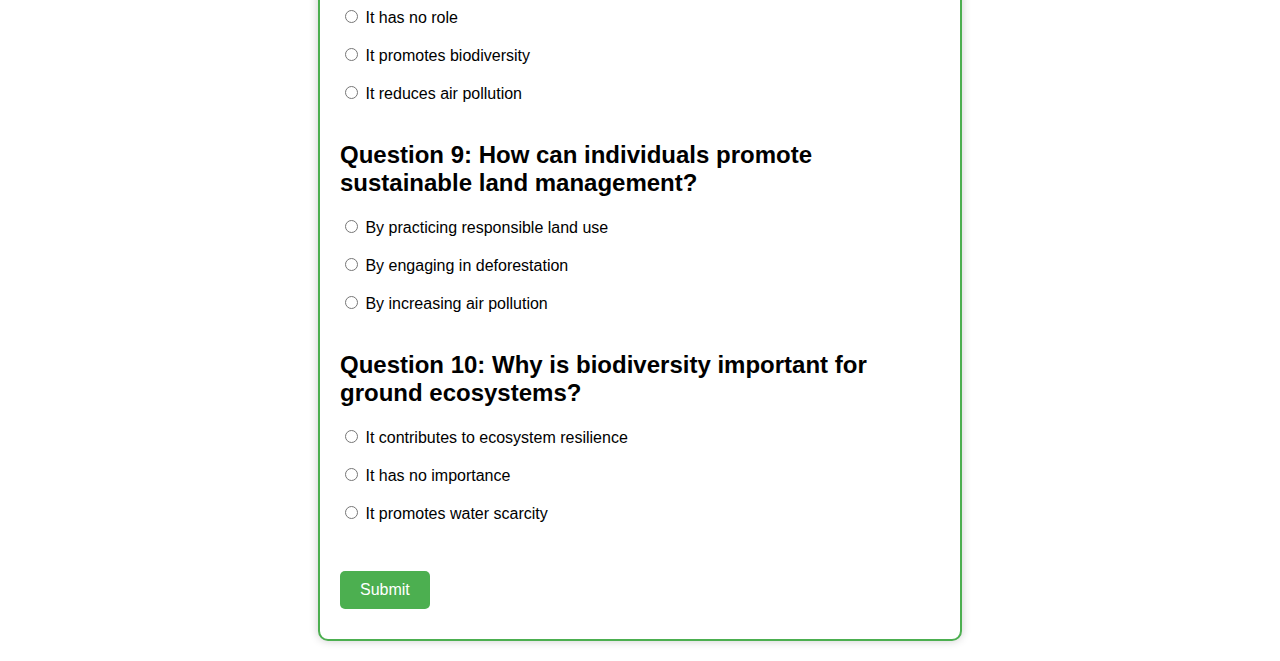
<file: pages/challenges/Earth.html>
<!DOCTYPE html>
<html lang="en">
<head>
    <meta charset="UTF-8">
    <meta name="viewport" content="width=device-width, initial-scale=1.0">
    <title>Earth Challenges Test</title>
    <link rel="stylesheet" href="../../styles/styles.css">
    <link rel="icon" href="../../images/logo_viridis.png" type="image/x-icon">
</head>
<body>
    <header class="header">
        <div class="container">
            <nav class="navbar" id="navbar-nav">
                <div class="company-info">
                    <img src="../../images/logo_viridis.png" alt="Viridis Logo">
                    <span class="company-name">Viridis™</span>
                </div>
                <ul class="nav-list">
                    <li class="nav-item">
                        <a class="nav-link" href="../../index.html">Home</a>
                    </li>
                    <li class="nav-item">
                        <a class="nav-link" href="../About.html">About Us</a>
                    </li>
                    <li class="nav-item">
                        <a class="nav-link" href="../Challenges.html">Challenges</a>
                    </li>
                    <li class="nav-item">
                        <a class="nav-link" href="../Contacts.html">Contact</a>
                    </li>
                </ul>
            </nav>
        </div>
    </header>

    <h1 class="challenges-title">Earth Challenges Test</h1>

    <form id="ground-test-form">
        <h2>Question 1: What is a major cause of soil degradation?</h2>
        <label>
            <input type="radio" name="q1" value="a"> Deforestation
        </label>
        <label>
            <input type="radio" name="q1" value="b"> Water conservation
        </label>
        <label>
            <input type="radio" name="q1" value="c"> Air pollution
        </label>

        <h2>Question 2: How does afforestation contribute to addressing ground challenges?</h2>
        <label>
            <input type="radio" name="q2" value="a"> It increases air pollution
        </label>
        <label>
            <input type="radio" name="q2" value="b"> It reduces water scarcity
        </label>
        <label>
            <input type="radio" name="q2" value="c"> It promotes sustainable land management
        </label>

        <h2>Question 3: What is the primary focus of sustainable land management practices?</h2>
        <label>
            <input type="radio" name="q3" value="a"> Increasing air pollution
        </label>
        <label>
            <input type="radio" name="q3" value="b"> Enhancing water scarcity
        </label>
        <label>
            <input type="radio" name="q3" value="c"> Preserving biodiversity
        </label>

        <h2>Question 4: Why is soil degradation a significant concern?</h2>
        <label>
            <input type="radio" name="q4" value="a"> It has no impact on the environment
        </label>
        <label>
            <input type="radio" name="q4" value="b"> It leads to loss of biodiversity
        </label>
        <label>
            <input type="radio" name="q4" value="c"> It promotes water conservation
        </label>

        <h2>Question 5: How can individuals contribute to addressing soil degradation?</h2>
        <label>
            <input type="radio" name="q5" value="a"> By increasing deforestation
        </label>
        <label>
            <input type="radio" name="q5" value="b"> By promoting air pollution
        </label>
        <label>
            <input type="radio" name="q5" value="c"> By practicing sustainable land management
        <h2>Question 6: What is an effective strategy for combating deforestation?</h2>
        <label>
            <input type="radio" name="q6" value="a"> Planting more trees
        </label><br><br>
        <label>
            <input type="radio" name="q6" value="b"> Cutting down existing trees
        </label><br><br>
        <label>
            <input type="radio" name="q6" value="c"> Ignoring the issue
            <br><br>
        <h2>Question 7: How does soil degradation impact ecosystems?</h2>
        <label>
            <input type="radio" name="q7" value="a"> It has no impact
        </label><br><br>
        <label>
            <input type="radio" name="q7" value="b"> It promotes biodiversity
        </label><br><br>
        <label>
            <input type="radio" name="q7" value="c"> It negatively affects biodiversity
            <br><br>
        <h2>Question 8: What is the role of afforestation in environmental conservation?</h2>
        <label>
            <input type="radio" name="q8" value="a"> It has no role
        </label><br><br>
        <label>
            <input type="radio" name="q8" value="b"> It promotes biodiversity
        </label><br><br>
        <label>
            <input type="radio" name="q8" value="c"> It reduces air pollution
            <br><br>
        <h2>Question 9: How can individuals promote sustainable land management?</h2>
        <label>
            <input type="radio" name="q9" value="a"> By practicing responsible land use
        </label><br><br>
        <label>
            <input type="radio" name="q9" value="b"> By engaging in deforestation
        </label><br><br>
        <label>
            <input type="radio" name="q9" value="c"> By increasing air pollution
            <br><br>
        <h2>Question 10: Why is biodiversity important for ground ecosystems?</h2>
        <label>
            <input type="radio" name="q10" value="a"> It contributes to ecosystem resilience
        </label><br><br>
        <label>
            <input type="radio" name="q10" value="b"> It has no importance
        </label><br><br>
        <label>
            <input type="radio" name="q10" value="c"> It promotes water scarcity
            <br><br>
            <input type="submit" value="Submit" class="submit-button">
        </form>
    
        <div id="result-message" style="display: none;">
            <p>Your score: <span id="score"></span>/10</p>
            <p>Well done finishing the test. You can now go and do something good for the environment. Let's keep the environment healthy together.</p>
            <a href="../Challenges.html">Back to Challenges</a>
        </div>

        <script src="../../scripts/TestYourKnowledge/Earth.js"></script>
</body>
</html>
</file>
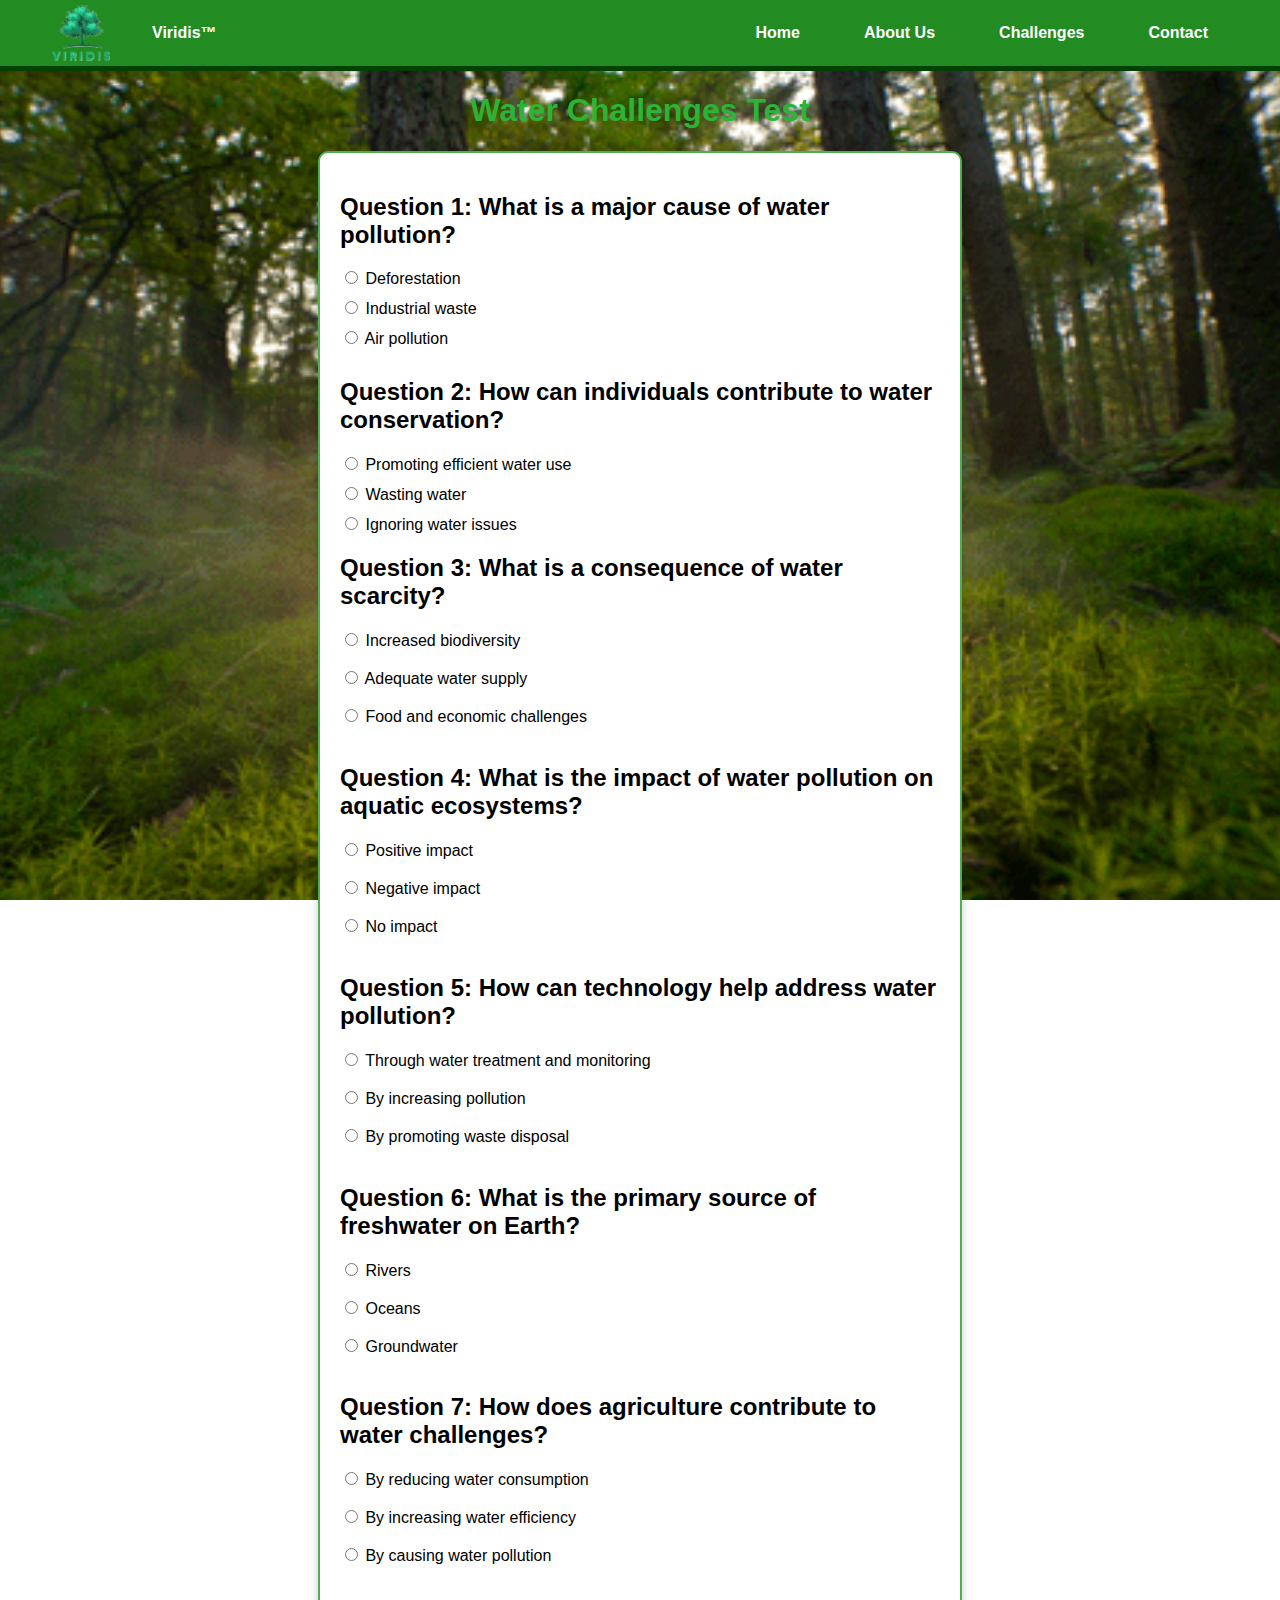
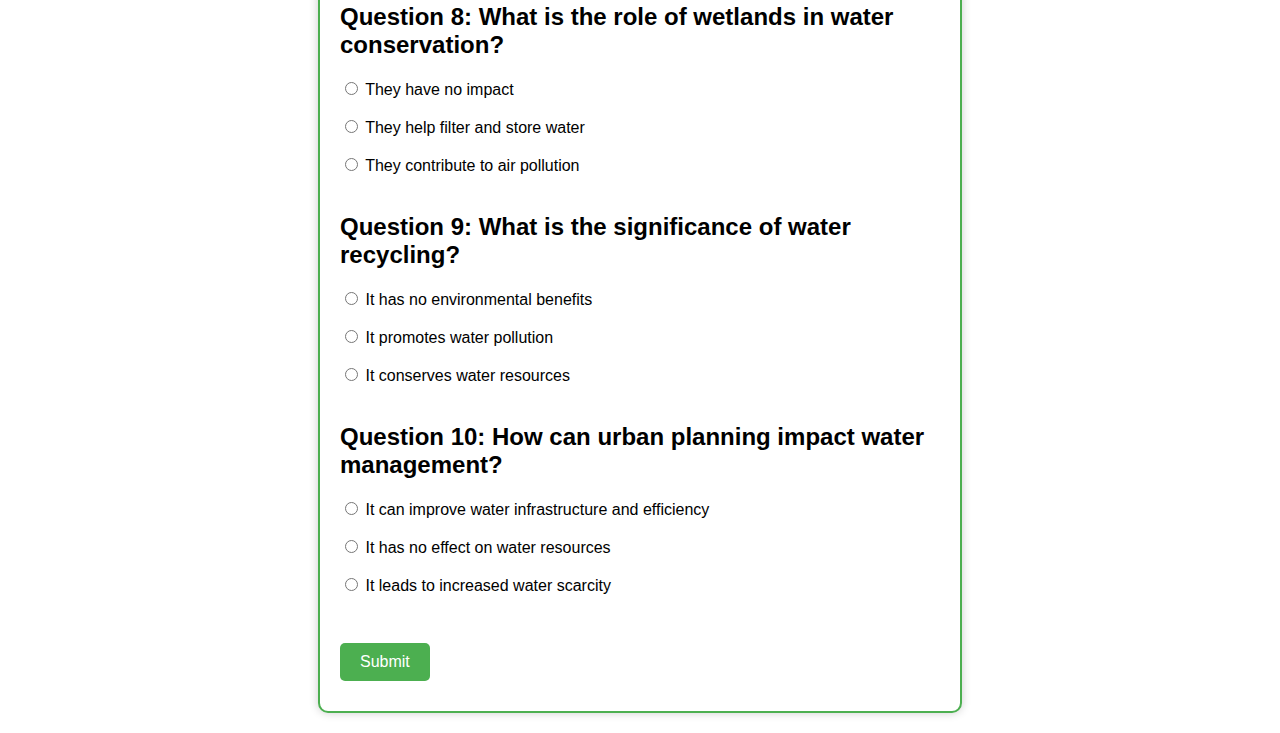
<file: pages/challenges/Water.html>
<!DOCTYPE html>
<html lang="en">
<head>
    <meta charset="UTF-8">
    <meta name="viewport" content="width=device-width, initial-scale=1.0">
    <title>Water Challenges Test</title>
    <link rel="stylesheet" href="../../styles/styles.css">
    <link rel="icon" href="../../images/logo_viridis.png" type="image/x-icon">
</head>
<body>
    <header class="header">
        <div class="container">
            <nav class="navbar" id="navbar-nav">
                <div class="company-info">
                    <img src="../../images/logo_viridis.png" alt="Viridis Logo">
                    <span class="company-name">Viridis™</span>
                </div>
                <ul class="nav-list">
                    <li class="nav-item">
                        <a class="nav-link" href="../../index.html">Home</a>
                    </li>
                    <li class="nav-item">
                        <a class="nav-link" href="../About.html">About Us</a>
                    </li>
                    <li class="nav-item">
                        <a class="nav-link" href="../Challenges.html">Challenges</a>
                    </li>
                    <li class="nav-item">
                        <a class="nav-link" href="../Contacts.html">Contact</a>
                    </li>
                </ul>
            </nav>
        </div>
    </header>

    <h1 class="challenges-title">Water Challenges Test</h1>

    <form id="water-test-form">
        <h2>Question 1: What is a major cause of water pollution?</h2>
        <label>
            <input type="radio" name="q1" value="a"> Deforestation
        </label>
        <label>
            <input type="radio" name="q1" value="b"> Industrial waste
        </label>
        <label>
            <input type="radio" name="q1" value="c"> Air pollution
        </label>

        <h2>Question 2: How can individuals contribute to water conservation?</h2>
        <label>
            <input type="radio" name="q2" value="a"> Promoting efficient water use
        </label>
        <label>
            <input type="radio" name="q2" value="b"> Wasting water
        </label>
        <label>
            <input type="radio" name="q2" value="c"> Ignoring water issues

        <h2>Question 3: What is a consequence of water scarcity?</h2>
        <label>
            <input type="radio" name="q3" value="a"> Increased biodiversity
        </label><br><br>
        <label>
            <input type="radio" name="q3" value="b"> Adequate water supply
        </label><br><br>
        <label>
            <input type="radio" name="q3" value="c"> Food and economic challenges
            <br><br>
        <h2>Question 4: What is the impact of water pollution on aquatic ecosystems?</h2>
        <label>
            <input type="radio" name="q4" value="a"> Positive impact
        </label><br><br>
        <label>
            <input type="radio" name="q4" value="b"> Negative impact
        </label><br><br>
        <label>
            <input type="radio" name="q4" value="c"> No impact
            <br><br>
        <h2>Question 5: How can technology help address water pollution?</h2>
        <label>
            <input type="radio" name="q5" value="a"> Through water treatment and monitoring
        </label><br><br>
        <label>
            <input type="radio" name="q5" value="b"> By increasing pollution
        </label><br><br>
        <label>
            <input type="radio" name="q5" value="c"> By promoting waste disposal
            <br><br>
        <h2>Question 6: What is the primary source of freshwater on Earth?</h2>
        <label>
            <input type="radio" name="q6" value="a"> Rivers
        </label><br><br>
        <label>
            <input type="radio" name="q6" value="b"> Oceans
        </label><br><br>
        <label>
            <input type="radio" name="q6" value="c"> Groundwater
            <br><br>
        <h2>Question 7: How does agriculture contribute to water challenges?</h2>
        <label>
            <input type="radio" name="q7" value="a"> By reducing water consumption
        </label><br><br>
        <label>
            <input type="radio" name="q7" value="b"> By increasing water efficiency
        </label><br><br>
        <label>
            <input type="radio" name="q7" value="c"> By causing water pollution
            <br><br>
        <h2>Question 8: What is the role of wetlands in water conservation?</h2>
        <label>
            <input type="radio" name="q8" value="a"> They have no impact
        </label><br><br>
        <label>
            <input type="radio" name="q8" value="b"> They help filter and store water
        </label><br><br>
        <label>
            <input type="radio" name="q8" value="c"> They contribute to air pollution
            <br><br>
        <h2>Question 9: What is the significance of water recycling?</h2>
        <label>
            <input type="radio" name="q9" value="a"> It has no environmental benefits
        </label><br><br>
        <label>
            <input type="radio" name="q9" value="b"> It promotes water pollution
        </label><br><br>
        <label>
            <input type="radio" name="q9" value="c"> It conserves water resources
            <br><br>
        <h2>Question 10: How can urban planning impact water management?</h2>
        <label>
            <input type="radio" name="q10" value="a"> It can improve water infrastructure and efficiency
        </label><br><br>
        <label>
            <input type="radio" name="q10" value="b"> It has no effect on water resources
        </label><br><br>
        <label>
            <input type="radio" name="q10" value="c"> It leads to increased water scarcity
            <br><br>
            <input type="submit" value="Submit" class="submit-button">
    </form>

    <div id="result-message" style="display: none;">
        <p>Your score: <span id="score"></span>/10</p>
        <p>Well done finishing the test. You can now go and do something good for the environment. Let's keep the environment healthy together.</p>
        <a href="../Challenges.html">Back to Challenges</a>
    </div>

    <script src="../../scripts/TestYourKnowledge/Water.js"></script>
</body>
</html>
</file>
<file: styles/styles.css>
/* All page code */
body {
    margin: 0;
    padding: 0;
    font-family: 'Arial', sans-serif;
    background: url('../images/nature.gif') center/cover no-repeat fixed;
}
 
.container {
    max-width: 1200px;
    margin: 0 auto;
    padding: 0 20px;
    text-align: center;
    color: #fff;
}

.header {
    padding: -50px 0;
    border-bottom: 5px solid rgb(3, 65, 3);
    background-color: forestgreen;
}

/* Navbar */
.navbar {
    display: flex;
    justify-content: space-between;
    align-items: center;
    padding: 5px 0;
}
 
.company-info {
    display: flex;
    align-items: center;
    justify-content: flex-start;
}

.company-info img {
    max-width: 100%;
    height: auto;
    margin-right: 10px;
}

.company-name,
.nav-link {
    color: #fff;
    font-weight: bold;
    font-size: 16px;
    text-decoration: none;
    transition: color 0.3s;
    width: 120px;
    text-align: center;
    padding: 16px 32px;
    box-sizing: border-box;
}
 
.nav-list {
    list-style: none;
    display: flex;
    margin: 0;
    padding: 0;
}
 
.nav-item {
    margin-left: 0px;
}
 
.nav-link:hover,
.nav-item.active .nav-link {
    color: #e0ffe0;
    background-color: rgb(26, 177, 26);
    transform: scale(1.1);
}
 
.bottom-navbar {
    display: flex;
    justify-content: center;
    background-color: #343a40;
    padding: 20px 0;
    width: 100%;
}

/* Home page */
 
.starting {
    height: 100vh;
    display: flex;
    align-items: center;
    text-align: center;
    color: #fff;
}
 
.starting-content {
    opacity: 0;
    animation: popUp 1s ease-out forwards;
}
 
.display-4,
.lead,
.btn,
.contacts-box {
    animation: popUp 1s ease-out forwards;
}

.starting h1 {
    font-size: 3rem;
    font-weight: 700;
}
 
.starting p {
    font-size: 1.25rem;
    margin-top: 20px;
}
 
.btn {
    display: inline-block;
    padding: 15px 30px;
    background-color: #28a745;
    color: #fff;
    text-decoration: none;
    font-size: 16px;
    border-radius: 5px;
    transition: background-color 0.3s, color 0.3s;
    border: 2px solid #000;
}
 
.btn:hover {
    background-color: #218838;
}
 
/* Animation */
 
@keyframes popUp {
    0% {
        opacity: 0;
    }
    100% {
        opacity: 1;
    }
}
 
/* About page + Challenges page */
.environment-box {
    opacity: 0;
    transform: translateY(50px);
    animation: fadeInUp 1s ease-out forwards;
    transition: all 0.5s;
    transition-delay: 0s;
    background-color: #fff;
    padding: 80px;
    margin: 60px;
    border: 8px solid #4CAF50;
    border-radius: 40px;
    box-shadow: 0 0 20px rgba(0, 0, 0, 0.5);
    position: relative;
}
 
.environment-box h2 {
    font-size: 48px;
    color: #333;
    margin-bottom: 30px;
}
 
.environment-box p {
    font-size: 36px;
    color: #555;
    margin-bottom: 30px;
}
 
.environment-box.animate {
    opacity: 1;
    animation: popUp 1s ease-out forwards;
}
 
.challenges-title {
    color: rgb(45, 179, 54);
    text-align: center;
}
 
.knowledge-test-button {
    position: absolute;
    bottom: 20px;
    right: 20px;
    background-color: #4CAF50;
    color: #fff;
    padding: 15px;
    border: 2px solid #000;
    border-radius: 10px;
    cursor: pointer;
    text-decoration: none;
    font-size: 16px;
    transition: background-color 0.3s;
}
 
#earth-box,
#water-box,
#air-box {
    display: flex;
    flex-direction: column;
    align-items: flex-start;
    background-color: #fff;
    padding: 80px;
    margin: 60px;
    border: 8px solid #4CAF50;
    border-radius: 40px;
    box-shadow: 0 0 20px rgba(0, 0, 0, 0.5);
    position: relative;
}
 
#earth-box h2,
#water-box h2,
#air-box h2 {
    align-self: flex-start;
    order: 0;
    font-size: 48px;
    color: #333;
    margin-bottom: 30px;
}
 
#earth-box p,
#water-box p,
#air-box p {
    order: 1;
    font-size: 36px;
    color: #555;
    margin-bottom: 30px;
}
 
/* Styles specific to about.html */
 
.about-section {
    display: flex;
    flex-direction: column;
    align-items: center;
}
 
.environment-box {
    display: flex;
    align-items: center;
    margin-bottom: 30px;
    padding: 20px;
    border: 8px solid #4CAF50;
    border-radius: 40px;
    box-shadow: 0 0 20px rgba(0, 0, 0, 0.5);
    position: relative;
}
 
.environment-image {
    max-width: 100%;
    height: auto;
    margin-right: 20px;
}
 
.environment-content {
    flex: 1;
    display: flex;
    flex-direction: column;
    align-items: center;
    text-align: center;
}
 
.environment-content h2 {
    order: -1;
    font-size: 48px;
    color: #333;
    margin-bottom: 30px;
}
 
.environment-content p {
    order: 1;
    font-size: 36px;
    color: #555;
    margin-bottom: 30px;
}
 
.jump-to-challenges {
    margin-top: auto;
    margin-left: auto;
    display: block;
}
/* Challenges tests */
 
form {
    max-width: 600px;
    margin: 20px auto;
    padding: 20px;
    background-color: #fff;
    border: 2px solid #4CAF50;
    border-radius: 10px;
    box-shadow: 0 0 10px rgba(0, 0, 0, 0.2);
    display: flex;
    flex-direction: column;
    align-items: left;
}

form label {
    margin-bottom: 10px;
}


form .checkmark {
    margin-left: 10px;
    color: #4CAF50;
}
form .feedback-icon {
    margin-left: 10px;
    font-size: 18px;
}

#result-message {
    display: none;
    max-width: 600px;
    margin: 20px auto;
    padding: 20px;
    background-color: #fff;
    border: 2px solid #4CAF50;
    border-radius: 10px;
    box-shadow: 0 0 10px rgba(0, 0, 0, 0.2);
}

 
#result-message p {
    margin-bottom: 10px;
}
 
#result-message a {
    display: inline-block;
    padding: 10px 20px;
    background-color: #4CAF50;
    color: #fff;
    text-decoration: none;
    border-radius: 5px;
    transition: background-color 0.3s, color 0.3s;
}
 
#result-message a:hover {
    background-color: #228B22;
}
 
.submit-button {
    padding: 10px 20px;
    font-size: 16px;
    background-color: #4CAF50;
    color: white;
    border: none;
    border-radius: 5px;
    cursor: pointer;
    margin-top: 30px;
}
 
.submit-button:hover {
    background-color: #45a049;
}

/* Contacts section */
 
.contacts-section {
    display: flex;
    flex-wrap: wrap;
    justify-content: center;
}
 
.contacts-box {
    margin: 0 20px 30px;
    width: 40%;
    background-color: rgb(255, 255, 255);
    border: 8px solid #4CAF50;
    border-radius: 40px;
    box-shadow: 0 0 20px rgba(0, 0, 0, 0.5);
    position: relative;
}
 
.contributor {
    display: flex;
    align-items: center;
    padding: 20px;
    border-bottom: 2px solid #4CAF50;
    font-size: 18px;
}
 
.content {
    flex: 1;
    display: flex;
    flex-direction: column;
    align-items: center;
}
 
.profile_pic {
    width: 100px;
    height: 100px;
    border-radius: 50%;
    margin-right: 10px;
}
 
.last-contacts-box {
    text-align: center;
    padding: 20px;
}
 
.contacts-title {
    text-align: center;
    color:#fff;
}
 
 
.larger-text {
    font-size: 48px;
}
 
/* Responsive */
 
@media (max-width: 768px) {
    .environment-box {
        flex-direction: column;
        align-items: center;
        margin: 50px;
    }
 
    .company-info {
        justify-content: center;
    }

    .company-info img {
        max-width: 60px;
        margin-right: 0;
        margin-left: 0;
    }

    .environment-image {
        margin-bottom: 20px;
    }
 
    .environment-content {
        text-align: center;
    }
 
    .bottom-navbar {
        padding: 10px 20px;
    }
 
    .nav-list {
        flex-direction: row;
        justify-content: space-around;
    }
 
    .nav-link {
        padding: 5px 10px;
    }
    .contacts-box {
        width: 100%;
    }
 
    .profile_pic {
        width: 100px;
        height: 100px;
    }
}
 
 
/* For tablets */
@media (min-width: 769px) {
    .contacts-section {
        display: flex;
        justify-content: space-around;
        flex-wrap: wrap;
    }
 
    .contacts-box {
        width: 45%;
        margin: 0 0 20px;
    }
 
    .profile_pic {
        width: 150px;
        height: 150px;
    }

    .company-info img {
        max-width: 60px;
        margin-right: 10px;
        margin-left: 10px;
    }
}
</file>
